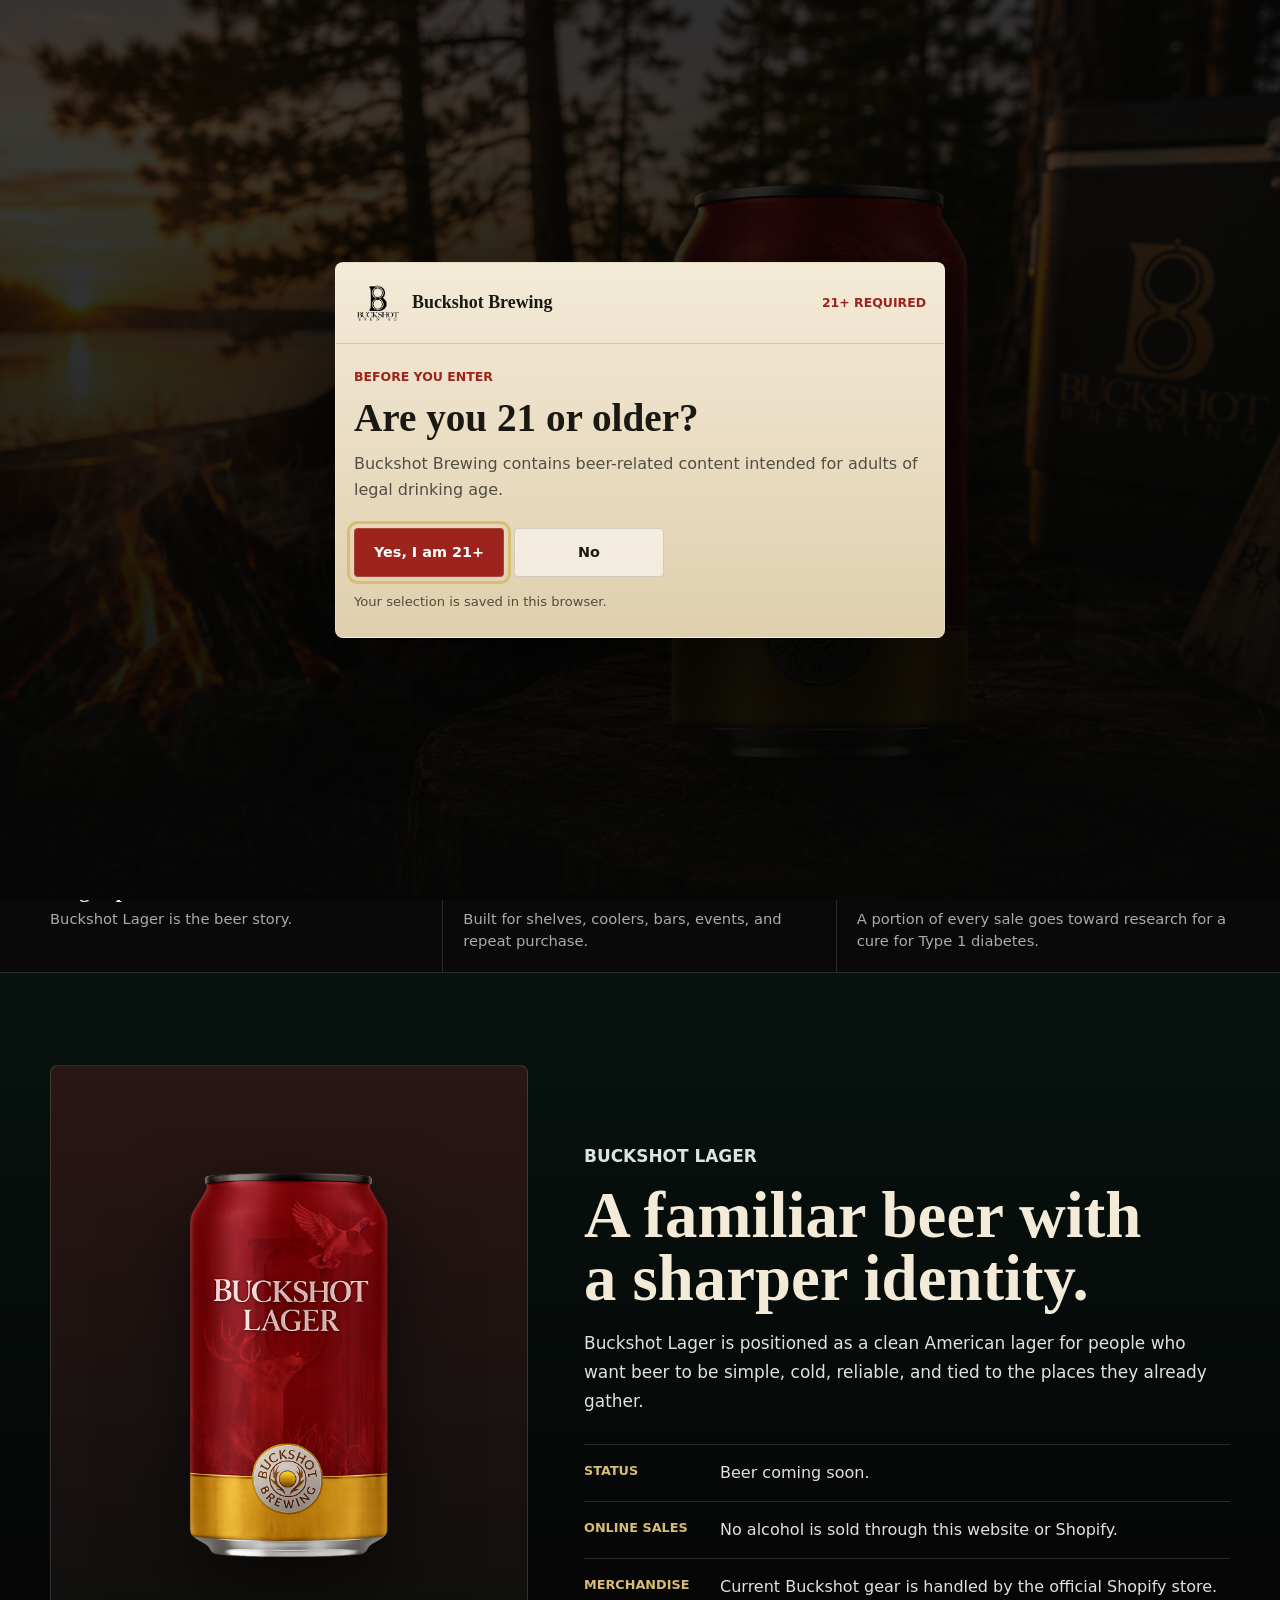
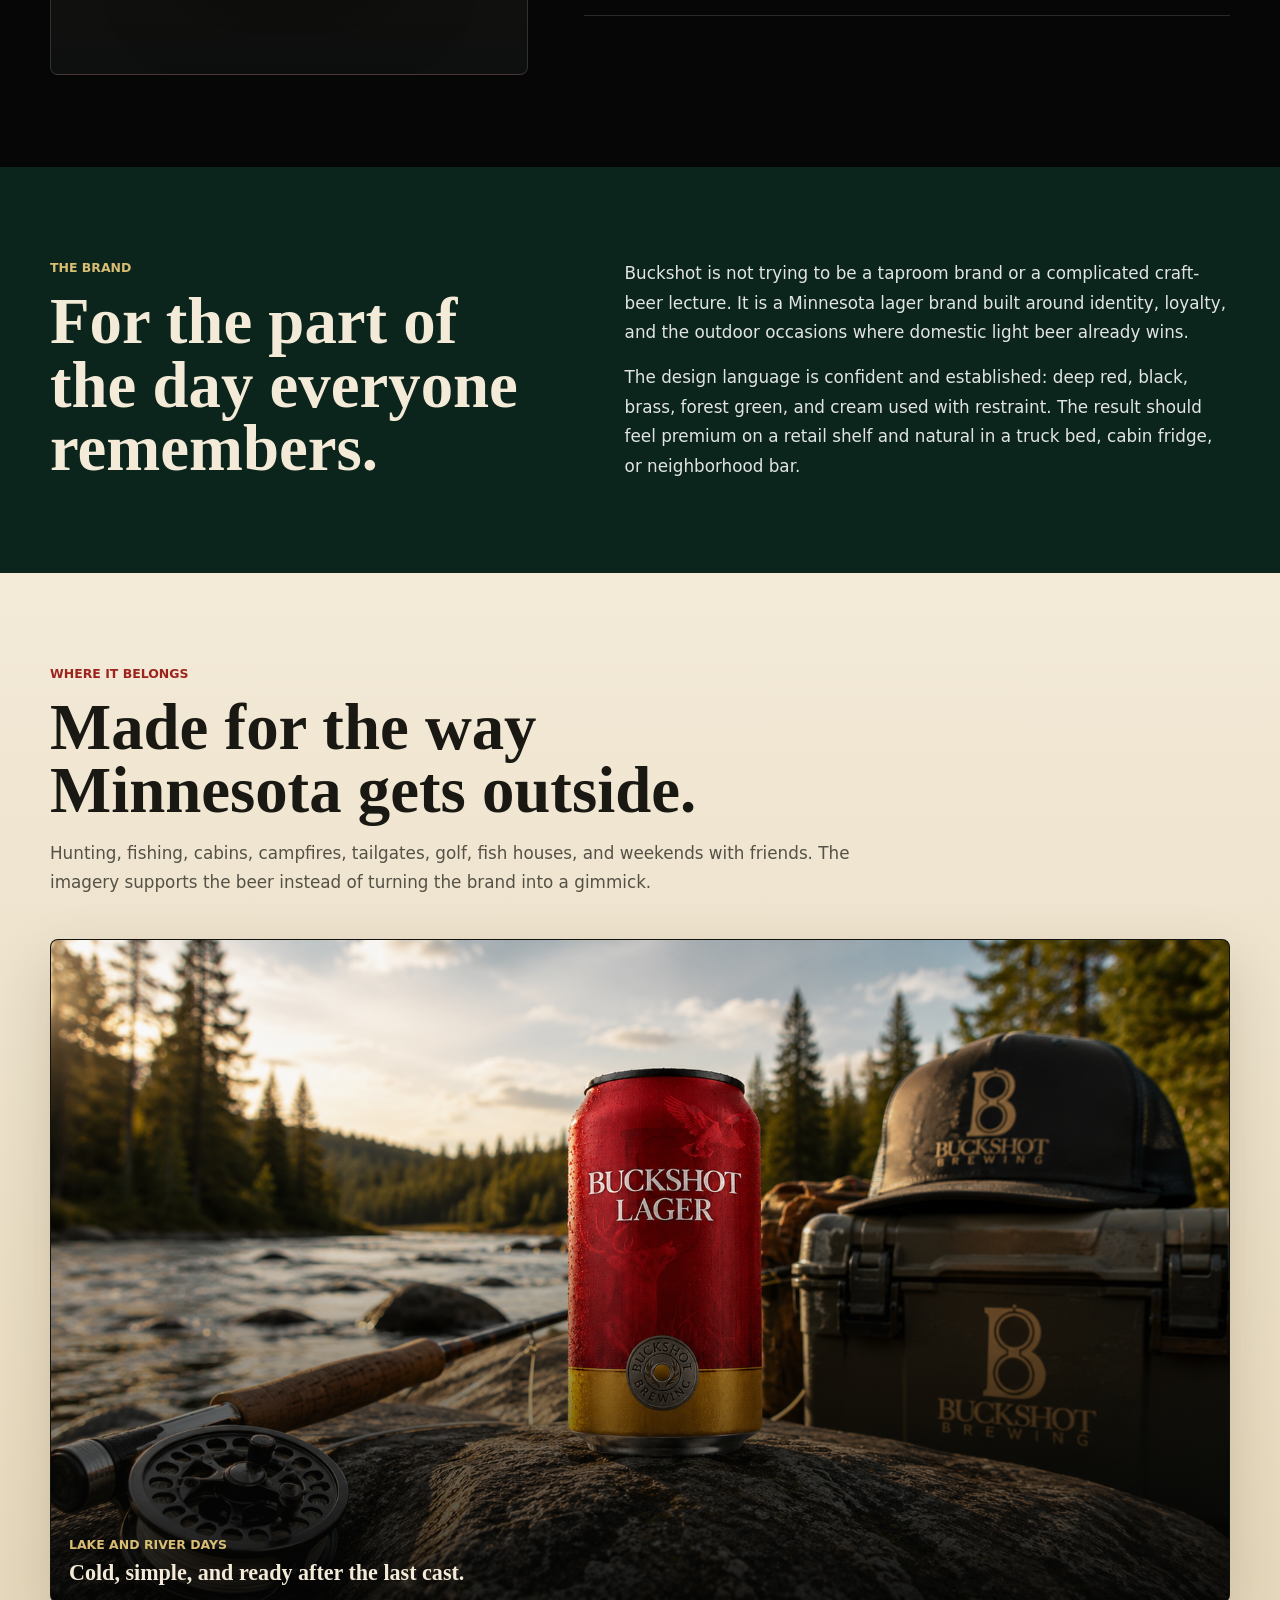
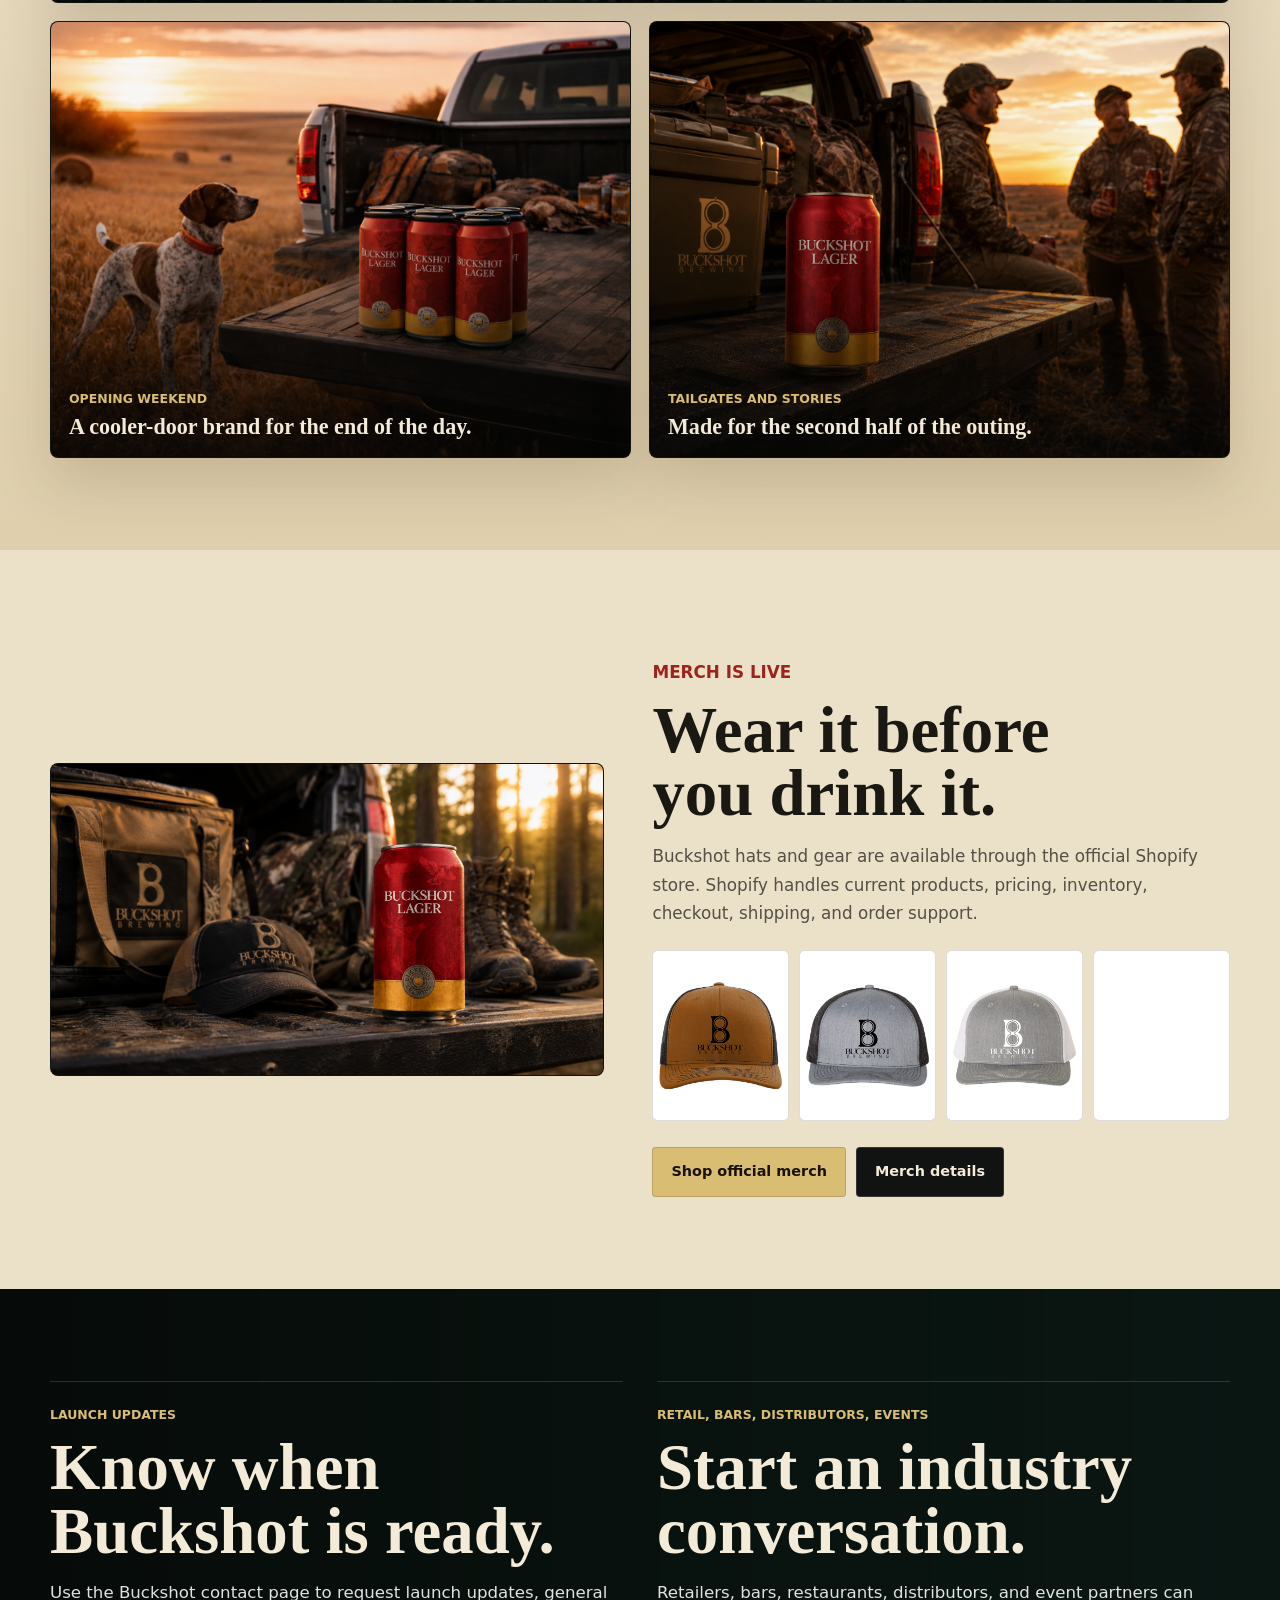
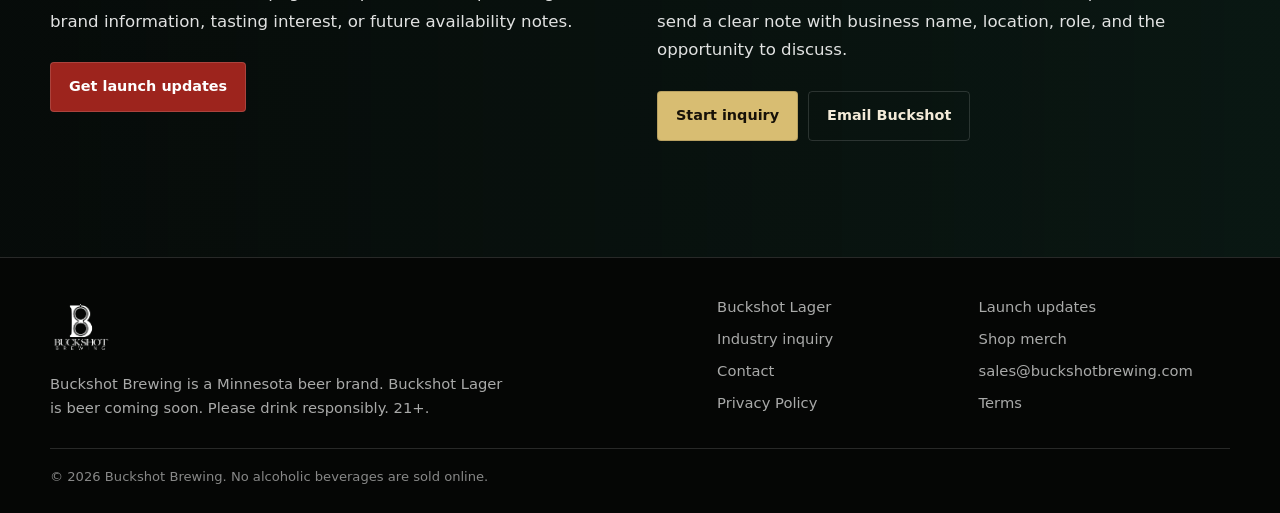
<file: index.html>
<!doctype html>
<html lang="en">
<head>
  <meta charset="utf-8">
  <meta name="viewport" content="width=device-width, initial-scale=1">
  <title>Buckshot Brewing | Buckshot Lager Coming Soon</title>
  <meta name="description" content="Buckshot Brewing is a Minnesota beer brand building Buckshot Lager, a clean American lager made for cabins, tailgates, fishing, hunting, golf, neighborhood bars, and long days outside. Beer coming soon. Merch available now.">
  <meta name="robots" content="index,follow">
  <meta name="theme-color" content="#050605">
  <link rel="canonical" href="https://www.buckshotbrewing.com/">
  <link rel="icon" href="assets/BB logo_FULL blk.png" type="image/png">
  <meta property="og:title" content="Buckshot Brewing | Buckshot Lager Coming Soon">
  <meta property="og:description" content="Clean American lager built for the outdoors. Beer coming soon. Merch available now.">
  <meta property="og:type" content="website">
  <meta property="og:url" content="https://www.buckshotbrewing.com/">
  <meta property="og:image" content="https://www.buckshotbrewing.com/assets/Buckshot%20Lager%20Campfire.png">
  <meta name="twitter:card" content="summary_large_image">
  <meta name="twitter:title" content="Buckshot Brewing | Buckshot Lager Coming Soon">
  <meta name="twitter:description" content="Clean American lager built for the outdoors. Beer coming soon. Merch available now.">
  <meta name="twitter:image" content="https://www.buckshotbrewing.com/assets/Buckshot%20Lager%20Campfire.png">
  <link rel="preload" as="image" href="assets/Buckshot Lager Campfire.png" imagesrcset="assets/Buckshot Lager Campfire.png 1672w" imagesizes="100vw">
  <script>document.documentElement.classList.add("js")</script>
  <link rel="stylesheet" href="styles.css?v=20260827b">
</head>

<body>
  <a class="skip-link" href="#main">Skip to content</a>

  <div class="age-gate" data-age-gate role="dialog" aria-modal="true" aria-labelledby="age-title" aria-describedby="age-description">
    <div class="age-panel" role="document">
      <div class="age-panel-top">
        <div class="age-brand">
          <img src="assets/BB logo_FULL blk.png" alt="" width="1080" height="1080">
          <strong>Buckshot Brewing</strong>
        </div>
        <span>21+ required</span>
      </div>
      <div class="age-panel-body">
        <p class="eyebrow">Before you enter</p>
        <h2 id="age-title">Are you 21 or older?</h2>
        <p id="age-description">Buckshot Brewing contains beer-related content intended for adults of legal drinking age.</p>
        <div class="age-actions">
          <button class="button button-red" type="button" data-age-yes>Yes, I am 21+</button>
          <button class="button button-quiet" type="button" data-age-no>No</button>
        </div>
        <p class="small-note">Your selection is saved in this browser.</p>
      </div>
    </div>
  </div>

  <div class="site-shell">
    <header class="site-header" data-site-header>
      <div class="wrap header-inner">
        <a class="brand" href="#top" aria-label="Buckshot Brewing home">
          <img src="assets/BB logo_FULL wht.png" alt="Buckshot Brewing" width="1080" height="1080">
          <span>Buckshot Brewing</span>
        </a>
        <button class="menu-toggle" type="button" data-menu-toggle aria-expanded="false" aria-controls="primary-nav" aria-label="Open menu">
          <span aria-hidden="true"></span>
          <span aria-hidden="true"></span>
          <span aria-hidden="true"></span>
        </button>
        <nav class="primary-nav" id="primary-nav" data-nav aria-label="Primary navigation">
          <a href="#lager">Lager</a>
          <a href="#outdoors">Outdoors</a>
          <a href="#merch">Merch</a>
          <a href="#updates">Updates</a>
          <a href="#industry">Industry</a>
          <a class="nav-action" href="https://buckshotbrewing.myshopify.com">Shop merch</a>
        </nav>
      </div>
    </header>

    <main id="main">
      <section class="hero" id="top" aria-labelledby="hero-title">
        <figure class="hero-scene reveal">
          <img src="assets/Buckshot Lager Campfire.png" alt="Buckshot Lager can by a lake campfire at sunset" width="1672" height="941" fetchpriority="high" decoding="async">
        </figure>
        <div class="wrap hero-grid">
          <div class="hero-copy reveal">
            <p class="eyebrow">Minnesota beer brand / Beer coming soon</p>
            <h1 id="hero-title">Clean American lager built for the outdoors.</h1>
            <p class="hero-lead">A Minnesota lager brand for domestic-light drinkers and the places cold beer already belongs: cabins, tailgates, fishing, hunting, golf, neighborhood bars, and campfires.</p>
            <div class="button-row">
              <a class="button button-red" href="https://buckshotbrewing.myshopify.com/pages/contact">Get launch updates</a>
              <a class="button button-brass" href="https://buckshotbrewing.myshopify.com">Shop merch</a>
              <a class="button button-ghost" href="#industry">Industry inquiries</a>
            </div>
            <p class="small-note">No alcoholic beverages are sold online. Merchandise only.</p>
          </div>
        </div>
      </section>

      <section class="signal-bar" aria-label="Buckshot brand position">
        <div class="wrap signal-grid">
          <div>
            <strong>Flagship focus</strong>
            <span>Buckshot Lager is the beer story.</span>
          </div>
          <div>
            <strong>Distribution-first</strong>
            <span>Built for shelves, coolers, bars, events, and repeat purchase.</span>
          </div>
          <div>
            <strong><svg aria-hidden="true" focusable="false" width="14" height="18" viewBox="0 0 14 18" style="display:inline-block;margin-right:7px;vertical-align:-3px"><path fill="#2d7eea" d="M6.8 1.2c2.7 2.3 3.4 5.2 2.2 8.3l3.3 7H9.1L7 11.8 4.9 16.5H1.7l3.3-7C3.8 6.4 4.1 3.5 6.8 1.2Z"/><path fill="#62a8ff" d="M7.2 1.2c-2.7 2.3-3.4 5.2-2.2 8.3l-3.3 7h3.2L7 11.8l2.1 4.7h3.2L9 9.5c1.2-3.1.9-6-1.8-8.3Z" opacity=".82"/></svg>Mission Oriented</strong>
            <span>A portion of every sale goes toward research for a cure for Type 1 diabetes.</span>
          </div>
        </div>
      </section>

      <section class="section section-product" id="lager" aria-labelledby="lager-title">
        <div class="wrap product-grid">
          <div class="product-can reveal">
            <img src="assets/Buckshot-Lager.png" alt="Buckshot Lager can concept artwork" width="1024" height="1536" decoding="async">
          </div>
          <div class="product-copy reveal">
            <p class="eyebrow">Buckshot Lager</p>
            <h2 id="lager-title">A familiar beer with a sharper identity.</h2>
            <p>Buckshot Lager is positioned as a clean American lager for people who want beer to be simple, cold, reliable, and tied to the places they already gather.</p>
            <dl class="fact-list">
              <div>
                <dt>Status</dt>
                <dd>Beer coming soon.</dd>
              </div>
              <div>
                <dt>Online sales</dt>
                <dd>No alcohol is sold through this website or Shopify.</dd>
              </div>
              <div>
                <dt>Merchandise</dt>
                <dd>Current Buckshot gear is handled by the official Shopify store.</dd>
              </div>
            </dl>
          </div>
        </div>
      </section>

      <section class="section section-story" aria-labelledby="story-title">
        <div class="wrap story-grid">
          <div class="story-copy reveal">
            <p class="eyebrow">The brand</p>
            <h2 id="story-title">For the part of the day everyone remembers.</h2>
          </div>
          <div class="story-text reveal">
            <p>Buckshot is not trying to be a taproom brand or a complicated craft-beer lecture. It is a Minnesota lager brand built around identity, loyalty, and the outdoor occasions where domestic light beer already wins.</p>
            <p>The design language is confident and established: deep red, black, brass, forest green, and cream used with restraint. The result should feel premium on a retail shelf and natural in a truck bed, cabin fridge, or neighborhood bar.</p>
          </div>
        </div>
      </section>

      <section class="section section-outdoors" id="outdoors" aria-labelledby="outdoors-title">
        <div class="wrap">
          <div class="section-heading reveal">
            <p class="eyebrow">Where it belongs</p>
            <h2 id="outdoors-title">Made for the way Minnesota gets outside.</h2>
            <p>Hunting, fishing, cabins, campfires, tailgates, golf, fish houses, and weekends with friends. The imagery supports the beer instead of turning the brand into a gimmick.</p>
          </div>

          <div class="editorial-grid">
            <figure class="editorial-item editorial-large reveal">
              <img src="assets/Buckshot Lager Fishing.png" alt="Buckshot Lager can with fishing gear near moving water" width="1672" height="941" loading="lazy" decoding="async">
              <figcaption>
                <span>Lake and river days</span>
                <strong>Cold, simple, and ready after the last cast.</strong>
              </figcaption>
            </figure>
            <figure class="editorial-item reveal">
              <img src="assets/Hunting-Field-Dog-Lager.png" alt="Buckshot Lager cans on a field tailgate at sunset" width="1536" height="1024" loading="lazy" decoding="async">
              <figcaption>
                <span>Opening weekend</span>
                <strong>A cooler-door brand for the end of the day.</strong>
              </figcaption>
            </figure>
            <figure class="editorial-item reveal">
              <img src="assets/Tailgate After Hunt.png" alt="Buckshot Lager can on a truck tailgate with adults gathered in the distance" width="1448" height="1086" loading="lazy" decoding="async">
              <figcaption>
                <span>Tailgates and stories</span>
                <strong>Made for the second half of the outing.</strong>
              </figcaption>
            </figure>
          </div>
        </div>
      </section>

      <section class="section section-merch" id="merch" aria-labelledby="merch-title">
        <div class="wrap merch-grid">
          <figure class="merch-photo reveal">
            <img src="assets/Buckshot Lager Tailgate.png" alt="Buckshot Lager can and Buckshot merch on a truck tailgate" width="1672" height="941" loading="lazy" decoding="async">
          </figure>
          <div class="merch-copy reveal">
            <p class="eyebrow">Merch is live</p>
            <h2 id="merch-title">Wear it before you drink it.</h2>
            <p>Buckshot hats and gear are available through the official Shopify store. Shopify handles current products, pricing, inventory, checkout, shipping, and order support.</p>
            <div class="hat-grid" aria-label="Buckshot hat styles">
              <img src="assets/Caramel Hat.png" alt="Buckshot caramel and black hat" width="1000" height="1250" loading="lazy" decoding="async">
              <img src="assets/Heather Gray Black Hat.png" alt="Buckshot heather gray and black hat" width="1000" height="1250" loading="lazy" decoding="async">
              <img src="assets/Heather Gray Hat.png" alt="Buckshot heather gray and white hat" width="1000" height="1250" loading="lazy" decoding="async">
              <img src="assets/Buckshot Orange Hat.png" alt="Buckshot hunter orange hat" width="1000" height="1250" loading="lazy" decoding="async">
            </div>
            <div class="button-row">
              <a class="button button-brass" href="https://buckshotbrewing.myshopify.com">Shop official merch</a>
              <a class="button button-dark" href="shop.html">Merch details</a>
            </div>
          </div>
        </div>
      </section>

      <section class="section section-contact" id="updates" aria-labelledby="updates-title">
        <div class="wrap contact-grid">
          <div class="contact-copy reveal">
            <p class="eyebrow">Launch updates</p>
            <h2 id="updates-title">Know when Buckshot is ready.</h2>
            <p>Use the Buckshot contact page to request launch updates, general brand information, tasting interest, or future availability notes.</p>
            <a class="button button-red" href="https://buckshotbrewing.myshopify.com/pages/contact">Get launch updates</a>
          </div>
          <div class="contact-copy reveal" id="industry">
            <p class="eyebrow">Retail, bars, distributors, events</p>
            <h2>Start an industry conversation.</h2>
            <p>Retailers, bars, restaurants, distributors, and event partners can send a clear note with business name, location, role, and the opportunity to discuss.</p>
            <div class="button-row">
              <a class="button button-brass" href="https://buckshotbrewing.myshopify.com/pages/contact">Start inquiry</a>
              <a class="button button-ghost" href="mailto:sales@buckshotbrewing.com?subject=Buckshot%20Industry%20Inquiry">Email Buckshot</a>
            </div>
          </div>
        </div>
      </section>
    </main>

    <footer class="site-footer">
      <div class="wrap footer-grid">
        <div>
          <img class="footer-logo" src="assets/BB logo_FULL wht.png" alt="Buckshot Brewing" width="1080" height="1080" loading="lazy" decoding="async">
          <p>Buckshot Brewing is a Minnesota beer brand. Buckshot Lager is beer coming soon. Please drink responsibly. 21+.</p>
        </div>
        <nav class="footer-links" aria-label="Footer navigation">
          <a href="#lager">Buckshot Lager</a>
          <a href="#updates">Launch updates</a>
          <a href="#industry">Industry inquiry</a>
          <a href="https://buckshotbrewing.myshopify.com">Shop merch</a>
          <a href="https://buckshotbrewing.myshopify.com/pages/contact">Contact</a>
          <a href="mailto:sales@buckshotbrewing.com?subject=Buckshot%20Brewing%20Inquiry">sales@buckshotbrewing.com</a>
          <a href="privacy.html">Privacy Policy</a>
          <a href="terms.html">Terms</a>
        </nav>
      </div>
      <div class="wrap footer-bottom">&copy; <span data-year></span> Buckshot Brewing. No alcoholic beverages are sold online.</div>
    </footer>
  </div>

  <script src="site.js?v=20260827b" defer></script>
</body>
</html>
</file>
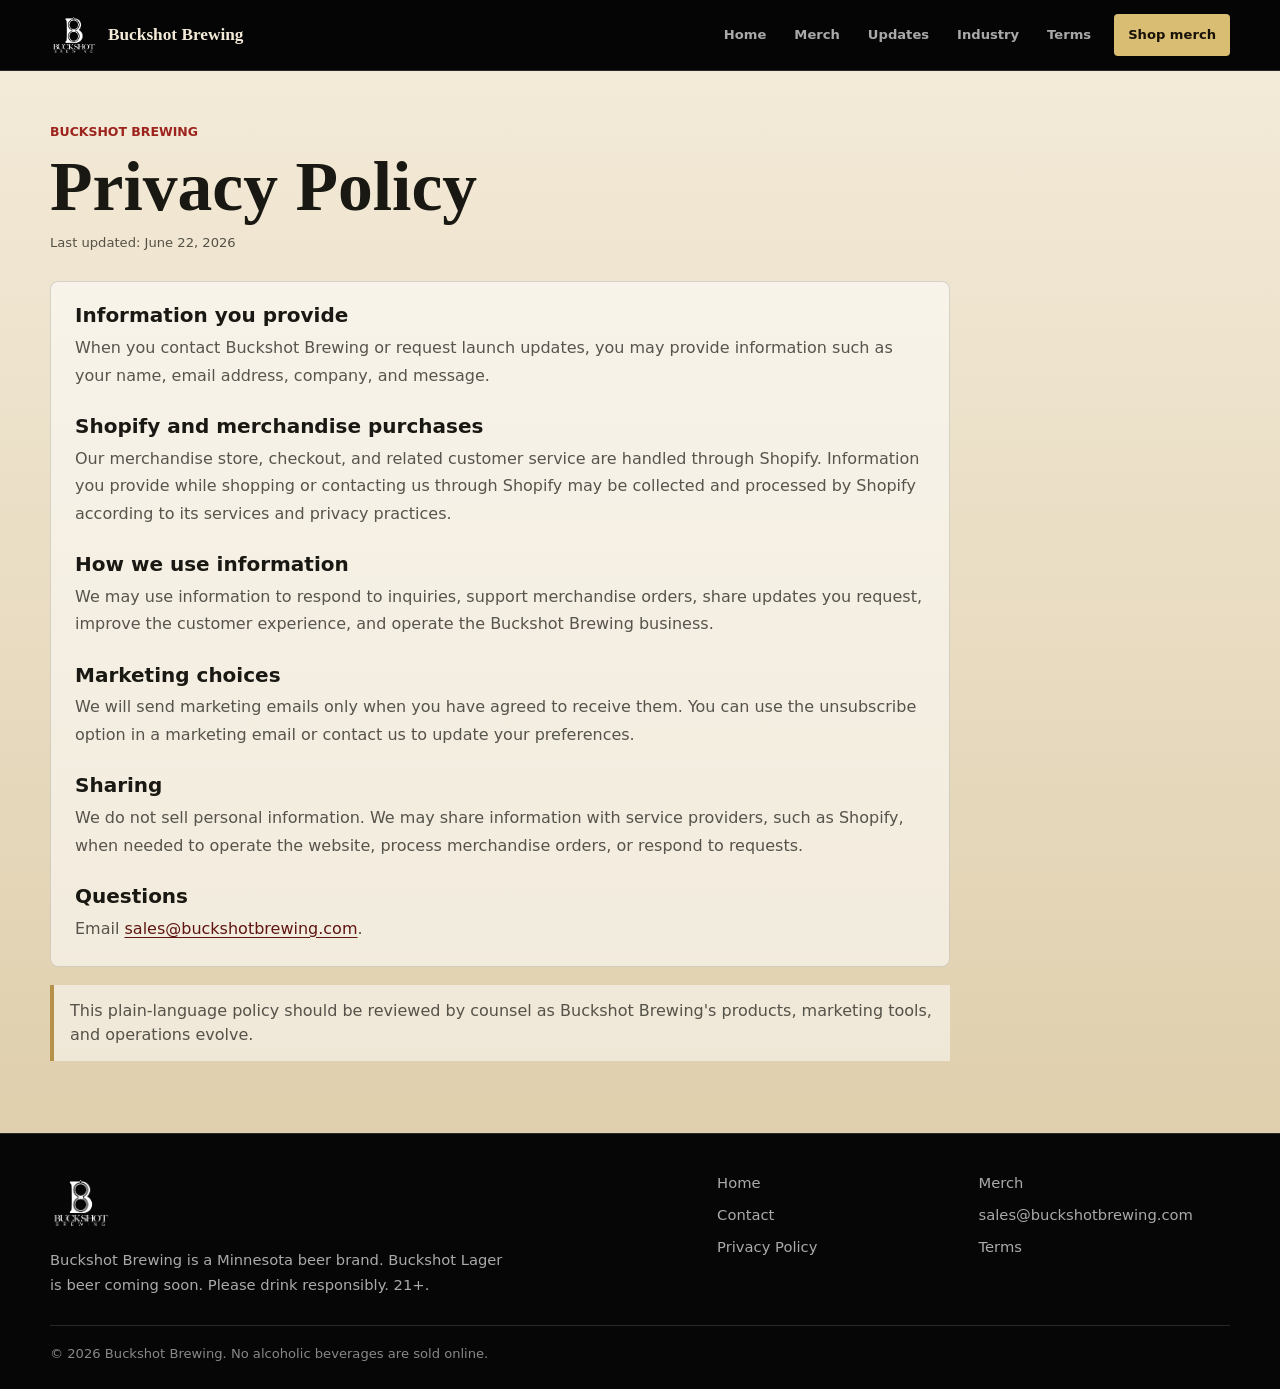
<file: privacy.html>
<!doctype html>
<html lang="en">
<head>
  <meta charset="utf-8">
  <meta name="viewport" content="width=device-width, initial-scale=1">
  <title>Privacy Policy | Buckshot Brewing</title>
  <meta name="description" content="Privacy policy for Buckshot Brewing website, Shopify merchandise store, contact requests, and launch updates.">
  <meta name="robots" content="index,follow">
  <meta name="theme-color" content="#050605">
  <link rel="canonical" href="https://www.buckshotbrewing.com/privacy.html">
  <link rel="icon" href="assets/BB logo_FULL blk.png" type="image/png">
  <script>document.documentElement.classList.add("js")</script>
  <link rel="stylesheet" href="styles.css?v=20260827b">
</head>

<body>
  <a class="skip-link" href="#main">Skip to content</a>

  <div class="site-shell">
    <header class="site-header">
      <div class="wrap header-inner">
        <a class="brand" href="index.html" aria-label="Buckshot Brewing home">
          <img src="assets/BB logo_FULL wht.png" alt="Buckshot Brewing" width="1080" height="1080">
          <span>Buckshot Brewing</span>
        </a>
        <button class="menu-toggle" type="button" data-menu-toggle aria-expanded="false" aria-controls="primary-nav" aria-label="Open menu">
          <span aria-hidden="true"></span>
          <span aria-hidden="true"></span>
          <span aria-hidden="true"></span>
        </button>
        <nav class="primary-nav" id="primary-nav" data-nav aria-label="Legal navigation">
          <a href="index.html">Home</a>
          <a href="shop.html">Merch</a>
          <a href="index.html#updates">Updates</a>
          <a href="index.html#industry">Industry</a>
          <a href="terms.html">Terms</a>
          <a class="nav-action" href="https://buckshotbrewing.myshopify.com">Shop merch</a>
        </nav>
      </div>
    </header>

    <main class="legal-main" id="main">
      <section class="legal-hero">
        <div class="wrap">
          <p class="eyebrow">Buckshot Brewing</p>
          <h1>Privacy Policy</h1>
          <p class="small-note">Last updated: June 22, 2026</p>
        </div>
      </section>

      <section class="legal-content">
        <div class="wrap">
          <article class="legal-card">
            <h2>Information you provide</h2>
            <p>When you contact Buckshot Brewing or request launch updates, you may provide information such as your name, email address, company, and message.</p>

            <h2>Shopify and merchandise purchases</h2>
            <p>Our merchandise store, checkout, and related customer service are handled through Shopify. Information you provide while shopping or contacting us through Shopify may be collected and processed by Shopify according to its services and privacy practices.</p>

            <h2>How we use information</h2>
            <p>We may use information to respond to inquiries, support merchandise orders, share updates you request, improve the customer experience, and operate the Buckshot Brewing business.</p>

            <h2>Marketing choices</h2>
            <p>We will send marketing emails only when you have agreed to receive them. You can use the unsubscribe option in a marketing email or contact us to update your preferences.</p>

            <h2>Sharing</h2>
            <p>We do not sell personal information. We may share information with service providers, such as Shopify, when needed to operate the website, process merchandise orders, or respond to requests.</p>

            <h2>Questions</h2>
            <p>Email <a href="mailto:sales@buckshotbrewing.com?subject=Privacy%20Policy%20Question">sales@buckshotbrewing.com</a>.</p>
          </article>

          <div class="review-note">This plain-language policy should be reviewed by counsel as Buckshot Brewing's products, marketing tools, and operations evolve.</div>
        </div>
      </section>
    </main>

    <footer class="site-footer">
      <div class="wrap footer-grid">
        <div>
          <img class="footer-logo" src="assets/BB logo_FULL wht.png" alt="Buckshot Brewing" width="1080" height="1080" loading="lazy" decoding="async">
          <p>Buckshot Brewing is a Minnesota beer brand. Buckshot Lager is beer coming soon. Please drink responsibly. 21+.</p>
        </div>
        <nav class="footer-links" aria-label="Footer navigation">
          <a href="index.html">Home</a>
          <a href="shop.html">Merch</a>
          <a href="https://buckshotbrewing.myshopify.com/pages/contact">Contact</a>
          <a href="mailto:sales@buckshotbrewing.com?subject=Buckshot%20Brewing%20Inquiry">sales@buckshotbrewing.com</a>
          <a href="privacy.html">Privacy Policy</a>
          <a href="terms.html">Terms</a>
        </nav>
      </div>
      <div class="wrap footer-bottom">&copy; <span data-year></span> Buckshot Brewing. No alcoholic beverages are sold online.</div>
    </footer>
  </div>

  <script src="site.js?v=20260827b" defer></script>
</body>
</html>
</file>
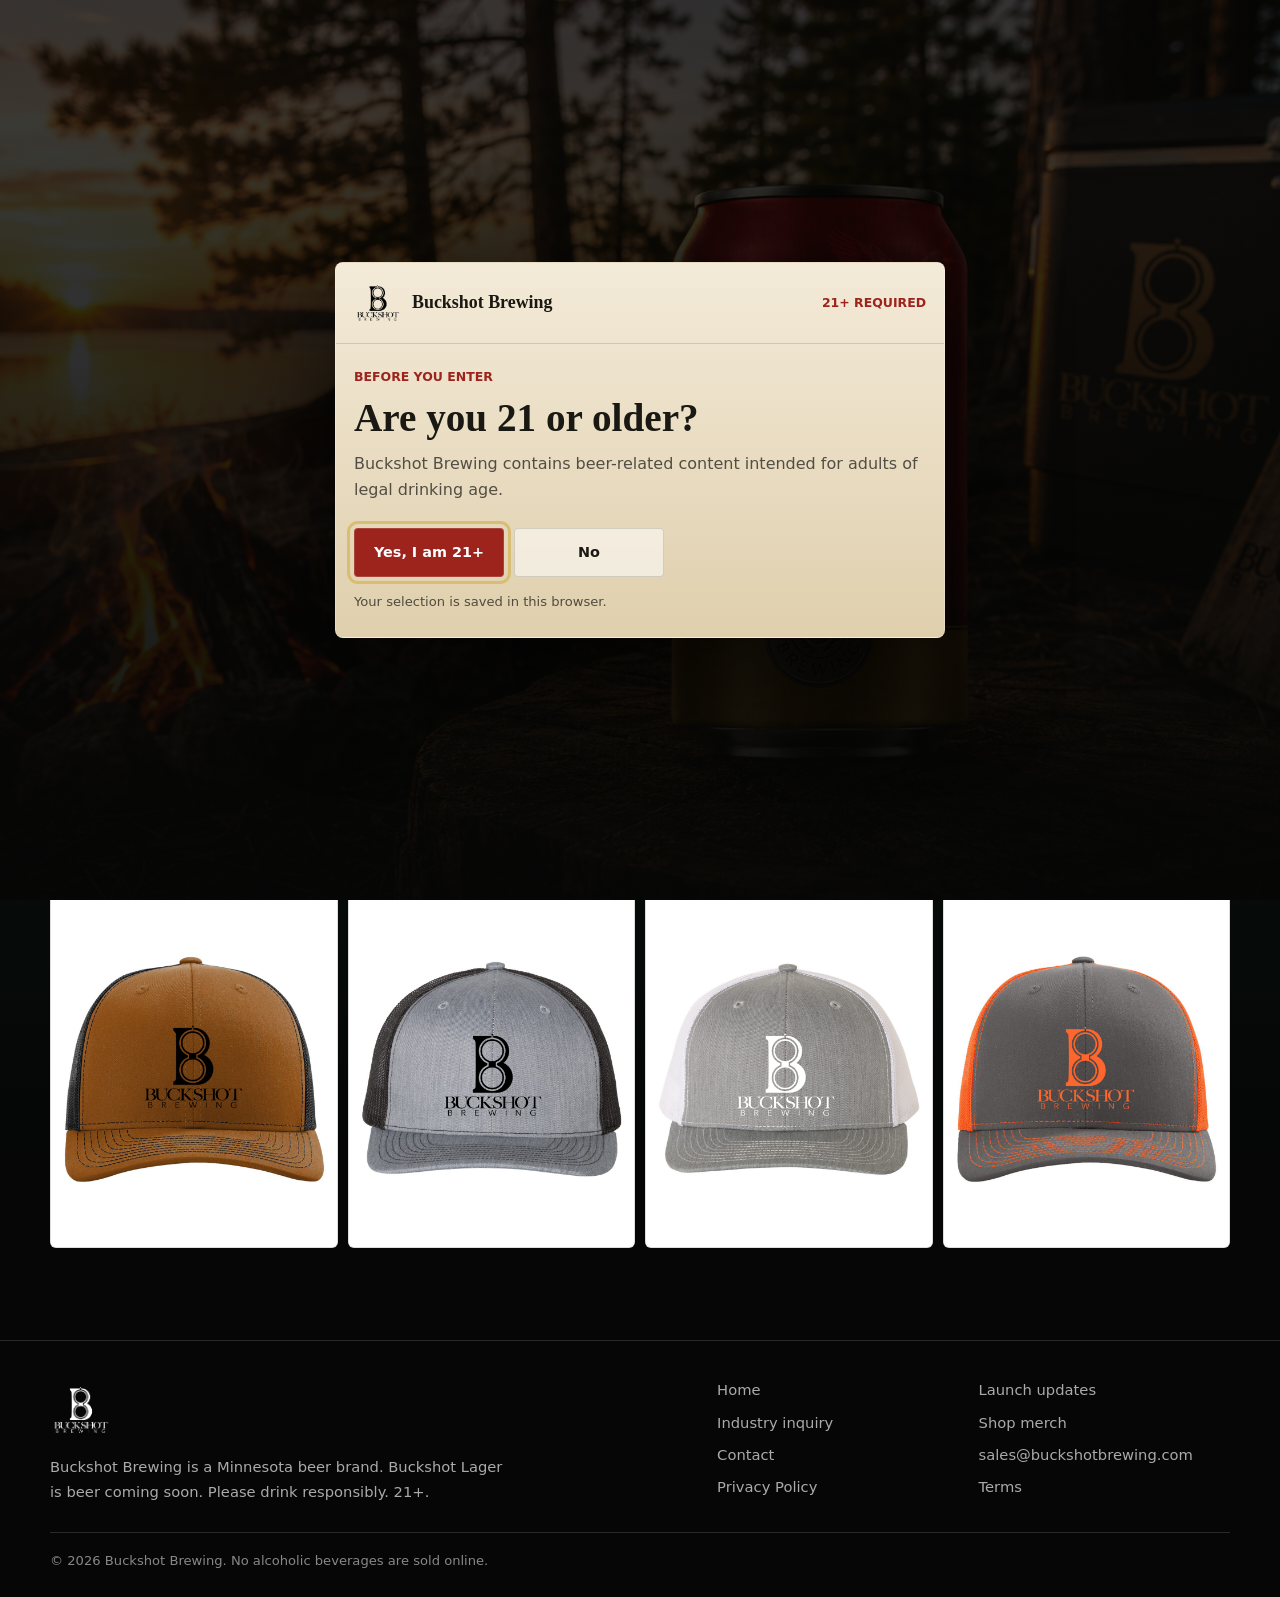
<file: shop.html>
<!doctype html>
<html lang="en">
<head>
  <meta charset="utf-8">
  <meta name="viewport" content="width=device-width, initial-scale=1">
  <title>Buckshot Merch | Buckshot Brewing</title>
  <meta name="description" content="Shop Buckshot Brewing hats and merch through the official Shopify store. Buckshot Lager is beer coming soon and no alcoholic beverages are sold online.">
  <meta name="robots" content="index,follow">
  <meta name="theme-color" content="#050605">
  <link rel="canonical" href="https://www.buckshotbrewing.com/shop.html">
  <link rel="icon" href="assets/BB logo_FULL blk.png" type="image/png">
  <meta property="og:title" content="Buckshot Merch | Buckshot Brewing">
  <meta property="og:description" content="Buckshot merch is available through Shopify. Buckshot Lager is beer coming soon.">
  <meta property="og:type" content="website">
  <meta property="og:url" content="https://www.buckshotbrewing.com/shop.html">
  <meta property="og:image" content="https://www.buckshotbrewing.com/assets/Buckshot%20Lager%20Tailgate.png">
  <meta name="twitter:card" content="summary_large_image">
  <meta name="twitter:title" content="Buckshot Merch | Buckshot Brewing">
  <meta name="twitter:description" content="Shop Buckshot hats and merch through the official Shopify store.">
  <meta name="twitter:image" content="https://www.buckshotbrewing.com/assets/Buckshot%20Lager%20Tailgate.png">
  <script>document.documentElement.classList.add("js")</script>
  <link rel="stylesheet" href="styles.css?v=20260827b">
</head>

<body>
  <a class="skip-link" href="#main">Skip to content</a>

  <div class="age-gate" data-age-gate role="dialog" aria-modal="true" aria-labelledby="age-title" aria-describedby="age-description">
    <div class="age-panel" role="document">
      <div class="age-panel-top">
        <div class="age-brand">
          <img src="assets/BB logo_FULL blk.png" alt="" width="1080" height="1080">
          <strong>Buckshot Brewing</strong>
        </div>
        <span>21+ required</span>
      </div>
      <div class="age-panel-body">
        <p class="eyebrow">Before you enter</p>
        <h2 id="age-title">Are you 21 or older?</h2>
        <p id="age-description">Buckshot Brewing contains beer-related content intended for adults of legal drinking age.</p>
        <div class="age-actions">
          <button class="button button-red" type="button" data-age-yes>Yes, I am 21+</button>
          <button class="button button-quiet" type="button" data-age-no>No</button>
        </div>
        <p class="small-note">Your selection is saved in this browser.</p>
      </div>
    </div>
  </div>

  <div class="site-shell">
    <header class="site-header">
      <div class="wrap header-inner">
        <a class="brand" href="index.html" aria-label="Buckshot Brewing home">
          <img src="assets/BB logo_FULL wht.png" alt="Buckshot Brewing" width="1080" height="1080">
          <span>Buckshot Brewing</span>
        </a>
        <button class="menu-toggle" type="button" data-menu-toggle aria-expanded="false" aria-controls="primary-nav" aria-label="Open menu">
          <span aria-hidden="true"></span>
          <span aria-hidden="true"></span>
          <span aria-hidden="true"></span>
        </button>
        <nav class="primary-nav" id="primary-nav" data-nav aria-label="Shop navigation">
          <a href="index.html">Home</a>
          <a href="index.html#lager">Lager</a>
          <a href="index.html#outdoors">Outdoors</a>
          <a href="index.html#updates">Updates</a>
          <a href="index.html#industry">Industry</a>
          <a class="nav-action" href="https://buckshotbrewing.myshopify.com">Official store</a>
        </nav>
      </div>
    </header>

    <main id="main">
      <section class="shop-hero">
        <div class="wrap shop-grid">
          <div class="reveal">
            <p class="eyebrow">Buckshot merch</p>
            <h1>Gear for the places Buckshot belongs.</h1>
            <p>Buckshot hats and merch are available through the official Shopify store. Product details, pricing, inventory, shipping, returns, and checkout all live there.</p>
            <div class="button-row">
              <a class="button button-brass" href="https://buckshotbrewing.myshopify.com">Shop merch</a>
              <a class="button button-ghost" href="index.html#lager">Explore Lager</a>
            </div>
            <p class="small-note">Buckshot Lager is beer coming soon. No alcoholic beverages are sold online.</p>
          </div>
          <figure class="shop-photo reveal">
            <img src="assets/Buckshot Lager Tailgate.png" alt="Buckshot Lager can and Buckshot merch on a truck tailgate" width="1672" height="941" fetchpriority="high" decoding="async">
          </figure>
        </div>
      </section>

      <section class="section section-product">
        <div class="wrap">
          <div class="shop-panels">
            <article class="shop-panel reveal">
              <p class="eyebrow">Merch available now</p>
              <h2>Shopify handles the store.</h2>
              <p>Browse current Buckshot hats and gear in Shopify so this site never shows stale pricing or inventory.</p>
              <div class="button-row">
                <a class="button button-red" href="https://buckshotbrewing.myshopify.com">Continue to Shopify</a>
              </div>
            </article>
            <article class="shop-panel reveal">
              <p class="eyebrow">Beer coming soon</p>
              <h2>The beer is not for sale online.</h2>
              <p>Buckshot Lager is not available for purchase through this site or the linked Shopify store.</p>
              <div class="button-row">
                <a class="button button-ghost" href="https://buckshotbrewing.myshopify.com/pages/contact">Request launch updates</a>
              </div>
            </article>
          </div>

          <div class="hat-grid" aria-label="Buckshot hat styles">
            <img src="assets/Caramel Hat.png" alt="Buckshot caramel and black hat" width="1000" height="1250" loading="lazy" decoding="async">
            <img src="assets/Heather Gray Black Hat.png" alt="Buckshot heather gray and black hat" width="1000" height="1250" loading="lazy" decoding="async">
            <img src="assets/Heather Gray Hat.png" alt="Buckshot heather gray and white hat" width="1000" height="1250" loading="lazy" decoding="async">
            <img src="assets/Buckshot Orange Hat.png" alt="Buckshot hunter orange hat" width="1000" height="1250" loading="lazy" decoding="async">
          </div>
        </div>
      </section>
    </main>

    <footer class="site-footer">
      <div class="wrap footer-grid">
        <div>
          <img class="footer-logo" src="assets/BB logo_FULL wht.png" alt="Buckshot Brewing" width="1080" height="1080" loading="lazy" decoding="async">
          <p>Buckshot Brewing is a Minnesota beer brand. Buckshot Lager is beer coming soon. Please drink responsibly. 21+.</p>
        </div>
        <nav class="footer-links" aria-label="Footer navigation">
          <a href="index.html">Home</a>
          <a href="index.html#updates">Launch updates</a>
          <a href="index.html#industry">Industry inquiry</a>
          <a href="https://buckshotbrewing.myshopify.com">Shop merch</a>
          <a href="https://buckshotbrewing.myshopify.com/pages/contact">Contact</a>
          <a href="mailto:sales@buckshotbrewing.com?subject=Buckshot%20Brewing%20Inquiry">sales@buckshotbrewing.com</a>
          <a href="privacy.html">Privacy Policy</a>
          <a href="terms.html">Terms</a>
        </nav>
      </div>
      <div class="wrap footer-bottom">&copy; <span data-year></span> Buckshot Brewing. No alcoholic beverages are sold online.</div>
    </footer>
  </div>

  <script src="site.js?v=20260827b" defer></script>
</body>
</html>
</file>
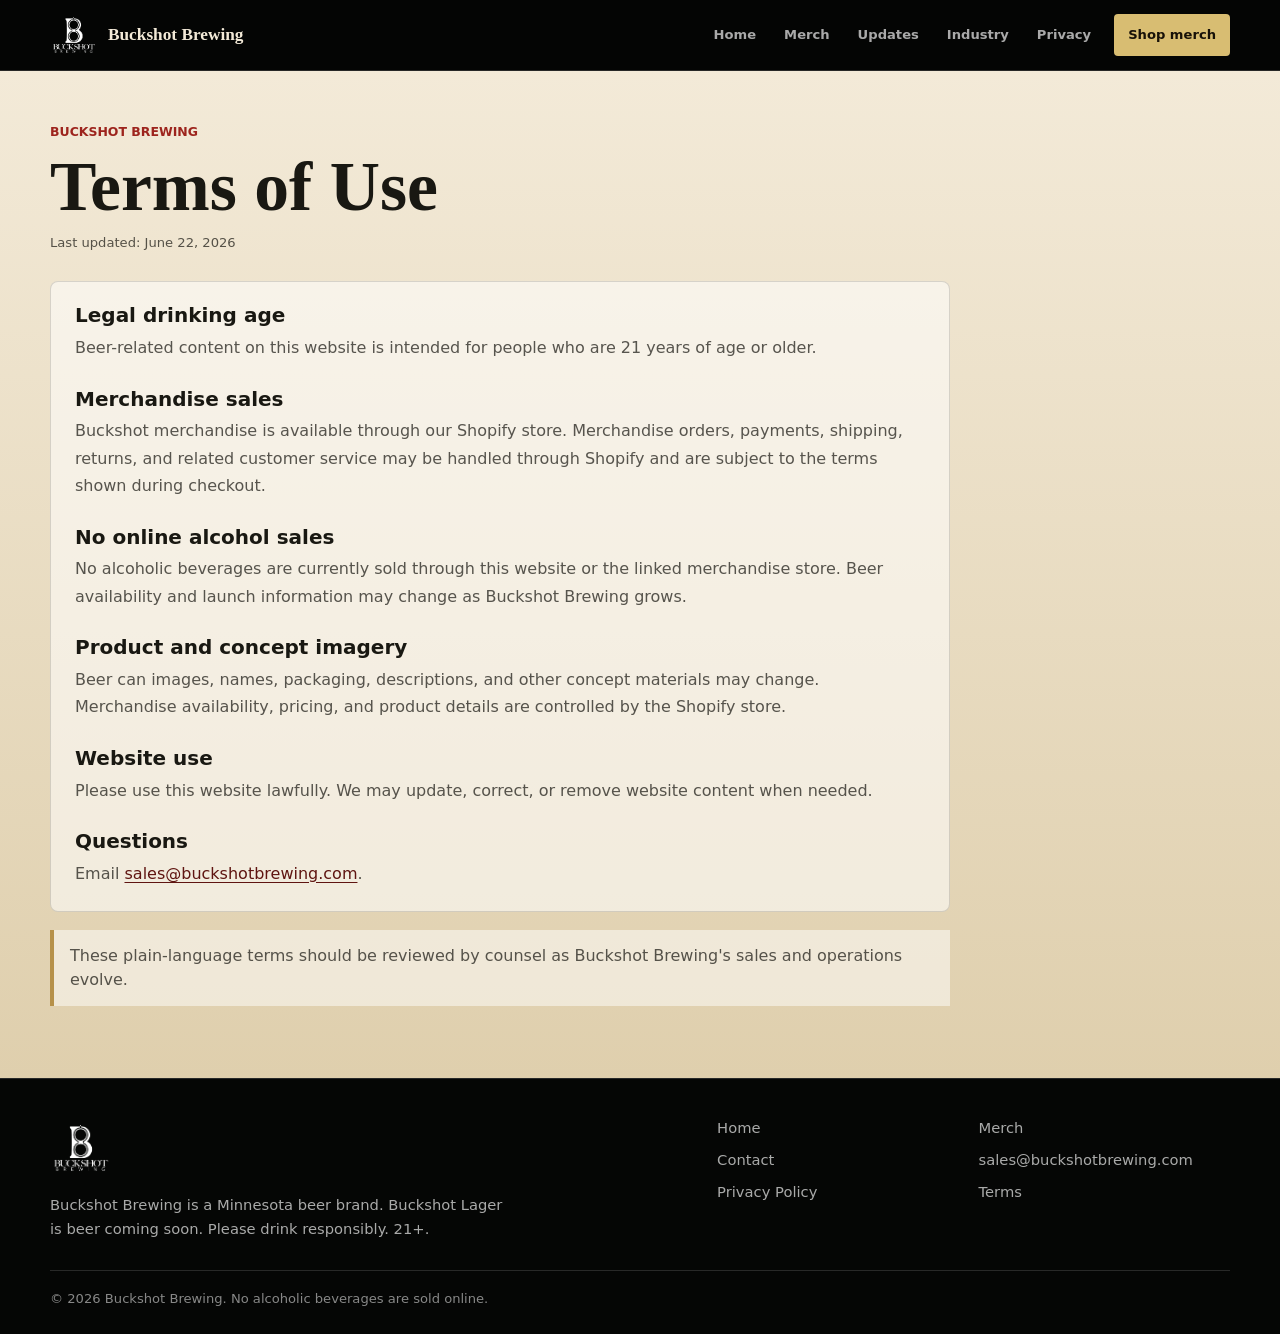
<file: terms.html>
<!doctype html>
<html lang="en">
<head>
  <meta charset="utf-8">
  <meta name="viewport" content="width=device-width, initial-scale=1">
  <title>Terms of Use | Buckshot Brewing</title>
  <meta name="description" content="Terms of use for Buckshot Brewing website, Shopify merchandise sales, age-restricted beer content, and no online alcohol sales.">
  <meta name="robots" content="index,follow">
  <meta name="theme-color" content="#050605">
  <link rel="canonical" href="https://www.buckshotbrewing.com/terms.html">
  <link rel="icon" href="assets/BB logo_FULL blk.png" type="image/png">
  <script>document.documentElement.classList.add("js")</script>
  <link rel="stylesheet" href="styles.css?v=20260827b">
</head>

<body>
  <a class="skip-link" href="#main">Skip to content</a>

  <div class="site-shell">
    <header class="site-header">
      <div class="wrap header-inner">
        <a class="brand" href="index.html" aria-label="Buckshot Brewing home">
          <img src="assets/BB logo_FULL wht.png" alt="Buckshot Brewing" width="1080" height="1080">
          <span>Buckshot Brewing</span>
        </a>
        <button class="menu-toggle" type="button" data-menu-toggle aria-expanded="false" aria-controls="primary-nav" aria-label="Open menu">
          <span aria-hidden="true"></span>
          <span aria-hidden="true"></span>
          <span aria-hidden="true"></span>
        </button>
        <nav class="primary-nav" id="primary-nav" data-nav aria-label="Legal navigation">
          <a href="index.html">Home</a>
          <a href="shop.html">Merch</a>
          <a href="index.html#updates">Updates</a>
          <a href="index.html#industry">Industry</a>
          <a href="privacy.html">Privacy</a>
          <a class="nav-action" href="https://buckshotbrewing.myshopify.com">Shop merch</a>
        </nav>
      </div>
    </header>

    <main class="legal-main" id="main">
      <section class="legal-hero">
        <div class="wrap">
          <p class="eyebrow">Buckshot Brewing</p>
          <h1>Terms of Use</h1>
          <p class="small-note">Last updated: June 22, 2026</p>
        </div>
      </section>

      <section class="legal-content">
        <div class="wrap">
          <article class="legal-card">
            <h2>Legal drinking age</h2>
            <p>Beer-related content on this website is intended for people who are 21 years of age or older.</p>

            <h2>Merchandise sales</h2>
            <p>Buckshot merchandise is available through our Shopify store. Merchandise orders, payments, shipping, returns, and related customer service may be handled through Shopify and are subject to the terms shown during checkout.</p>

            <h2>No online alcohol sales</h2>
            <p>No alcoholic beverages are currently sold through this website or the linked merchandise store. Beer availability and launch information may change as Buckshot Brewing grows.</p>

            <h2>Product and concept imagery</h2>
            <p>Beer can images, names, packaging, descriptions, and other concept materials may change. Merchandise availability, pricing, and product details are controlled by the Shopify store.</p>

            <h2>Website use</h2>
            <p>Please use this website lawfully. We may update, correct, or remove website content when needed.</p>

            <h2>Questions</h2>
            <p>Email <a href="mailto:sales@buckshotbrewing.com?subject=Website%20Terms%20Question">sales@buckshotbrewing.com</a>.</p>
          </article>

          <div class="review-note">These plain-language terms should be reviewed by counsel as Buckshot Brewing's sales and operations evolve.</div>
        </div>
      </section>
    </main>

    <footer class="site-footer">
      <div class="wrap footer-grid">
        <div>
          <img class="footer-logo" src="assets/BB logo_FULL wht.png" alt="Buckshot Brewing" width="1080" height="1080" loading="lazy" decoding="async">
          <p>Buckshot Brewing is a Minnesota beer brand. Buckshot Lager is beer coming soon. Please drink responsibly. 21+.</p>
        </div>
        <nav class="footer-links" aria-label="Footer navigation">
          <a href="index.html">Home</a>
          <a href="shop.html">Merch</a>
          <a href="https://buckshotbrewing.myshopify.com/pages/contact">Contact</a>
          <a href="mailto:sales@buckshotbrewing.com?subject=Buckshot%20Brewing%20Inquiry">sales@buckshotbrewing.com</a>
          <a href="privacy.html">Privacy Policy</a>
          <a href="terms.html">Terms</a>
        </nav>
      </div>
      <div class="wrap footer-bottom">&copy; <span data-year></span> Buckshot Brewing. No alcoholic beverages are sold online.</div>
    </footer>
  </div>

  <script src="site.js?v=20260827b" defer></script>
</body>
</html>
</file>
<file: styles.css>
:root {
  --black: #050605;
  --charcoal: #111312;
  --charcoal-2: #191b18;
  --red: #9d241d;
  --red-dark: #5f1511;
  --cream: #f3ead8;
  --paper: #dfcfad;
  --brass: #b6914a;
  --brass-light: #d8bd72;
  --forest: #0b241c;
  --forest-2: #143b2f;
  --white: #ffffff;
  --text-light: rgba(255, 255, 255, 0.88);
  --muted-light: rgba(255, 255, 255, 0.66);
  --text-dark: #191812;
  --muted-dark: rgba(25, 24, 18, 0.72);
  --line-light: rgba(255, 255, 255, 0.14);
  --line-dark: rgba(25, 24, 18, 0.15);
  --shadow: 0 26px 70px rgba(0, 0, 0, 0.38);
  --max: 1180px;
  --sans: ui-sans-serif, system-ui, -apple-system, BlinkMacSystemFont, "Segoe UI", sans-serif;
  --serif: Georgia, "Times New Roman", serif;
}

*,
*::before,
*::after {
  box-sizing: border-box;
}

html {
  background: var(--black);
  scroll-behavior: smooth;
  scroll-padding-top: 84px;
}

body {
  margin: 0;
  color: var(--cream);
  background: var(--black);
  font-family: var(--sans);
  line-height: 1.5;
  overflow-x: hidden;
  -webkit-font-smoothing: antialiased;
}

body.no-scroll {
  overflow: hidden;
}

img {
  display: block;
  max-width: 100%;
}

a {
  color: inherit;
  text-decoration: none;
}

button {
  color: inherit;
  font: inherit;
}

:focus-visible {
  outline: 3px solid var(--brass-light);
  outline-offset: 4px;
}

.skip-link {
  position: absolute;
  left: 16px;
  top: 12px;
  z-index: 1000;
  transform: translateY(-140%);
  padding: 10px 14px;
  border-radius: 4px;
  color: var(--text-dark);
  background: var(--brass-light);
  font-weight: 850;
}

.skip-link:focus {
  transform: translateY(0);
}

.wrap {
  width: min(var(--max), calc(100% - 32px));
  margin: 0 auto;
}

.site-shell {
  min-height: 100vh;
  display: flex;
  flex-direction: column;
}

.site-header {
  position: sticky;
  top: 0;
  z-index: 80;
  border-bottom: 1px solid var(--line-light);
  background: rgba(5, 6, 5, 0.94);
  backdrop-filter: blur(14px);
}

.header-inner {
  min-height: 70px;
  display: flex;
  align-items: center;
  justify-content: space-between;
  gap: 16px;
}

.brand {
  display: inline-flex;
  align-items: center;
  gap: 10px;
  flex: 0 0 auto;
}

.brand img {
  width: auto;
  height: 48px;
}

.brand span {
  color: var(--cream);
  font-family: var(--serif);
  font-size: 1.08rem;
  font-weight: 800;
  line-height: 1;
}

.menu-toggle {
  width: 44px;
  height: 44px;
  display: inline-flex;
  align-items: center;
  justify-content: center;
  flex-direction: column;
  gap: 5px;
  padding: 0;
  border: 1px solid var(--line-light);
  border-radius: 4px;
  background: rgba(255, 255, 255, 0.06);
  cursor: pointer;
}

.menu-toggle span {
  width: 20px;
  height: 2px;
  border-radius: 2px;
  background: currentColor;
  transition: transform 180ms ease, opacity 180ms ease;
}

.menu-toggle[aria-expanded="true"] span:nth-child(1) {
  transform: translateY(7px) rotate(45deg);
}

.menu-toggle[aria-expanded="true"] span:nth-child(2) {
  opacity: 0;
}

.menu-toggle[aria-expanded="true"] span:nth-child(3) {
  transform: translateY(-7px) rotate(-45deg);
}

.primary-nav {
  position: absolute;
  left: 16px;
  right: 16px;
  top: calc(100% + 1px);
  display: none;
  padding: 8px;
  border: 1px solid var(--line-light);
  border-radius: 6px;
  background: #070807;
  box-shadow: var(--shadow);
}

.primary-nav.open {
  display: grid;
  gap: 3px;
}

.primary-nav a {
  display: flex;
  align-items: center;
  min-height: 42px;
  padding: 10px 12px;
  border-radius: 4px;
  color: var(--muted-light);
  font-size: 0.9rem;
  font-weight: 800;
}

.primary-nav a:hover,
.primary-nav a:focus-visible {
  color: var(--white);
  background: rgba(255, 255, 255, 0.08);
}

.primary-nav .nav-action {
  color: #171108;
  background: var(--brass-light);
}

.eyebrow {
  margin: 0 0 12px;
  color: var(--brass-light);
  font-size: 0.78rem;
  font-weight: 900;
  letter-spacing: 0;
  text-transform: uppercase;
}

h1,
h2,
h3 {
  margin: 0;
  font-family: var(--serif);
  font-weight: 800;
  letter-spacing: 0;
  text-wrap: balance;
}

h1 {
  font-size: 3.15rem;
  line-height: 0.94;
}

h2 {
  font-size: 2.55rem;
  line-height: 0.98;
}

h3 {
  font-size: 1.55rem;
  line-height: 1.08;
}

p {
  margin: 0;
}

.button-row {
  display: flex;
  flex-wrap: wrap;
  gap: 10px;
  margin-top: 26px;
}

.button {
  width: 100%;
  min-height: 48px;
  display: inline-flex;
  align-items: center;
  justify-content: center;
  padding: 13px 18px;
  border: 1px solid var(--line-light);
  border-radius: 4px;
  color: var(--white);
  background: rgba(255, 255, 255, 0.06);
  font-size: 0.9rem;
  font-weight: 850;
  text-align: center;
  transition: transform 180ms ease, background 180ms ease, border-color 180ms ease;
}

.button:hover {
  transform: translateY(-1px);
  background: rgba(255, 255, 255, 0.1);
  border-color: rgba(255, 255, 255, 0.28);
}

.button-red {
  color: var(--white);
  background: var(--red);
}

.button-red:hover {
  background: #ad2a23;
}

.button-brass {
  color: #171108;
  border-color: rgba(0, 0, 0, 0.15);
  background: var(--brass-light);
}

.button-brass:hover {
  background: #e2c77a;
}

.button-ghost {
  color: var(--cream);
  background: transparent;
}

.button-dark {
  color: var(--cream);
  background: var(--charcoal);
}

.button-quiet {
  color: var(--text-dark);
  border-color: var(--line-dark);
  background: rgba(255, 255, 255, 0.55);
}

.small-note {
  margin-top: 14px;
  color: var(--muted-light);
  font-size: 0.82rem;
  line-height: 1.55;
}

.hero {
  position: relative;
  min-height: clamp(620px, calc(100svh - 112px), 820px);
  display: grid;
  align-items: end;
  overflow: hidden;
  border-bottom: 1px solid var(--line-light);
  background:
    var(--black);
}

.hero-grid {
  position: relative;
  z-index: 2;
  width: min(var(--max), calc(100% - 32px));
  min-height: inherit;
  display: flex;
  align-items: end;
  padding: 96px 0 54px;
}

.hero-copy {
  max-width: 650px;
  text-shadow: 0 2px 22px rgba(0, 0, 0, 0.72);
}

.hero-lead {
  max-width: 600px;
  margin-top: 18px;
  color: var(--text-light);
  font-size: 1.07rem;
  line-height: 1.72;
}

.hero-scene {
  position: absolute;
  inset: 0;
  z-index: 0;
  overflow: hidden;
  margin: 0;
  border: 0;
  border-radius: 0;
  background: var(--charcoal);
  box-shadow: none;
}

.hero-scene::after {
  content: "";
  position: absolute;
  inset: 0;
  background:
    linear-gradient(90deg, rgba(5, 6, 5, 0.88) 0%, rgba(5, 6, 5, 0.62) 34%, rgba(5, 6, 5, 0.14) 68%, rgba(5, 6, 5, 0.36) 100%),
    linear-gradient(180deg, rgba(5, 6, 5, 0.12) 0%, rgba(5, 6, 5, 0.08) 48%, rgba(5, 6, 5, 0.86) 100%);
  pointer-events: none;
}

.hero-scene img {
  width: 100%;
  height: 100%;
  object-fit: cover;
  object-position: 58% center;
}

.signal-bar {
  border-bottom: 1px solid var(--line-light);
  background: #080908;
}

.signal-grid {
  display: grid;
}

.signal-grid div {
  padding: 18px 0;
  border-bottom: 1px solid var(--line-light);
}

.signal-grid div:last-child {
  border-bottom: 0;
}

.signal-grid strong {
  display: block;
  color: var(--cream);
  font-family: var(--serif);
  font-size: 1.32rem;
  line-height: 1;
}

.signal-grid span {
  display: block;
  margin-top: 7px;
  color: var(--muted-light);
  font-size: 0.92rem;
}

.section {
  padding: 72px 0;
}

.section-product {
  background:
    linear-gradient(180deg, #07130f, #050605 78%),
    var(--black);
}

.product-grid {
  display: grid;
  gap: 34px;
  align-items: center;
}

.product-can {
  min-height: 430px;
  display: grid;
  place-items: center;
  overflow: hidden;
  border: 1px solid var(--line-light);
  border-radius: 8px;
  background:
    linear-gradient(180deg, rgba(157, 36, 29, 0.18), rgba(5, 6, 5, 0.28)),
    var(--charcoal);
}

.product-can img {
  width: min(70vw, 310px);
  height: auto;
  filter: drop-shadow(0 34px 42px rgba(0, 0, 0, 0.56));
}

.product-copy {
  max-width: 660px;
}

.product-copy p {
  margin-top: 18px;
  color: var(--text-light);
  font-size: 1.06rem;
  line-height: 1.72;
}

.fact-list {
  display: grid;
  gap: 0;
  margin: 28px 0 0;
  border-top: 1px solid var(--line-light);
}

.fact-list div {
  display: grid;
  grid-template-columns: 118px 1fr;
  gap: 18px;
  padding: 16px 0;
  border-bottom: 1px solid var(--line-light);
}

.fact-list dt {
  color: var(--brass-light);
  font-size: 0.8rem;
  font-weight: 900;
  text-transform: uppercase;
}

.fact-list dd {
  margin: 0;
  color: var(--text-light);
}

.section-story {
  background: var(--forest);
}

.story-grid {
  display: grid;
  gap: 26px;
}

.story-copy,
.story-text {
  max-width: 720px;
}

.story-text {
  display: grid;
  gap: 16px;
  color: var(--text-light);
  font-size: 1.05rem;
  line-height: 1.75;
}

.section-outdoors {
  color: var(--text-dark);
  background:
    linear-gradient(180deg, var(--cream), var(--paper));
}

.section-outdoors .eyebrow,
.section-merch .eyebrow,
.legal-main .eyebrow {
  color: var(--red);
}

.section-heading {
  max-width: 850px;
  margin-bottom: 30px;
}

.section-heading p:not(.eyebrow) {
  margin-top: 16px;
  color: var(--muted-dark);
  font-size: 1.05rem;
  line-height: 1.72;
}

.editorial-grid {
  display: grid;
  gap: 18px;
}

.editorial-item {
  position: relative;
  min-height: 310px;
  margin: 0;
  overflow: hidden;
  border: 1px solid var(--line-dark);
  border-radius: 8px;
  background: var(--charcoal);
  box-shadow: 0 24px 60px rgba(64, 47, 24, 0.18);
}

.editorial-item::after {
  content: "";
  position: absolute;
  inset: 0;
  background:
    linear-gradient(180deg, rgba(5, 6, 5, 0.02) 38%, rgba(5, 6, 5, 0.82) 100%);
  pointer-events: none;
}

.editorial-item img {
  width: 100%;
  height: 100%;
  object-fit: cover;
  transition: transform 420ms ease;
}

.editorial-item:hover img {
  transform: scale(1.025);
}

.editorial-large img {
  object-position: 50% 48%;
}

.editorial-item:nth-child(2) img {
  object-position: 58% center;
}

.editorial-item:nth-child(3) img {
  object-position: 43% center;
}

.editorial-item figcaption {
  position: absolute;
  inset: auto 0 0;
  z-index: 2;
  padding: 18px;
}

.editorial-item span {
  display: block;
  color: var(--brass-light);
  font-size: 0.78rem;
  font-weight: 900;
  text-transform: uppercase;
}

.editorial-item strong {
  display: block;
  margin-top: 6px;
  color: var(--cream);
  font-family: var(--serif);
  font-size: 1.38rem;
  line-height: 1.08;
}

.section-merch {
  color: var(--text-dark);
  background: #ebe0c8;
}

.merch-grid {
  display: grid;
  gap: 28px;
  align-items: center;
}

.merch-photo {
  margin: 0;
  overflow: hidden;
  border: 1px solid var(--line-dark);
  border-radius: 8px;
  background: var(--charcoal);
}

.merch-photo img {
  width: 100%;
  height: auto;
  object-fit: contain;
  object-position: 50% center;
}

.merch-copy p {
  margin-top: 16px;
  color: var(--muted-dark);
  font-size: 1.05rem;
  line-height: 1.72;
}

.hat-grid {
  display: grid;
  grid-template-columns: repeat(2, minmax(0, 1fr));
  gap: 10px;
  margin-top: 22px;
}

.hat-grid img {
  width: 100%;
  height: auto;
  object-fit: contain;
  border: 1px solid var(--line-dark);
  border-radius: 6px;
  background: var(--white);
}

.section-contact {
  background:
    linear-gradient(90deg, rgba(5, 6, 5, 0.9), rgba(5, 6, 5, 0.68)),
    var(--forest-2);
}

.contact-grid {
  display: grid;
  gap: 18px;
}

.contact-copy {
  padding: 24px 0;
  border-top: 1px solid var(--line-light);
}

.contact-copy p:not(.eyebrow) {
  margin: 16px 0 0;
  color: var(--text-light);
  font-size: 1.04rem;
  line-height: 1.72;
}

.contact-copy > .button {
  margin-top: 26px;
}

.site-footer {
  padding: 38px 0 26px;
  border-top: 1px solid var(--line-light);
  color: var(--muted-light);
  background: #050605;
}

.footer-grid {
  display: grid;
  gap: 26px;
}

.footer-logo {
  width: auto;
  height: 62px;
  margin-bottom: 14px;
}

.footer-grid p {
  max-width: 460px;
  font-size: 0.92rem;
  line-height: 1.65;
}

.footer-links {
  display: grid;
  gap: 10px;
}

.footer-links a {
  color: var(--muted-light);
  font-size: 0.92rem;
}

.footer-links a:hover {
  color: var(--white);
}

.footer-bottom {
  margin-top: 28px;
  padding-top: 18px;
  border-top: 1px solid var(--line-light);
  color: rgba(255, 255, 255, 0.52);
  font-size: 0.82rem;
}

.age-gate {
  position: fixed;
  inset: 0;
  z-index: 999;
  display: none;
  align-items: center;
  justify-content: center;
  padding: 18px;
  background:
    linear-gradient(180deg, rgba(5, 6, 5, 0.76), rgba(5, 6, 5, 0.96)),
    url("assets/Buckshot Lager Campfire.png") center / cover no-repeat;
}

.age-gate.open {
  display: flex;
}

.age-panel {
  width: min(610px, calc(100vw - 36px));
  overflow: hidden;
  border: 1px solid rgba(255, 255, 255, 0.24);
  border-radius: 8px;
  color: var(--text-dark);
  background: linear-gradient(180deg, var(--cream), var(--paper));
  box-shadow: 0 34px 110px rgba(0, 0, 0, 0.66);
}

.age-panel-top {
  display: flex;
  align-items: center;
  justify-content: space-between;
  gap: 16px;
  padding: 16px 18px;
  border-bottom: 1px solid var(--line-dark);
}

.age-brand {
  display: inline-flex;
  align-items: center;
  gap: 10px;
}

.age-brand img {
  width: auto;
  height: 48px;
}

.age-brand strong {
  font-family: var(--serif);
  font-size: 1.12rem;
  line-height: 1;
}

.age-panel-top span {
  color: var(--red);
  font-size: 0.78rem;
  font-weight: 900;
  text-transform: uppercase;
}

.age-panel-body {
  padding: 24px 18px;
}

.age-panel-body .eyebrow {
  color: var(--red);
}

.age-panel-body h2 {
  font-size: 2.45rem;
  line-height: 0.98;
}

.age-panel-body p:not(.eyebrow) {
  margin-top: 14px;
  color: var(--muted-dark);
  line-height: 1.65;
}

.age-actions {
  display: grid;
  gap: 10px;
  margin-top: 24px;
}

.legal-main {
  color: var(--text-dark);
  background: linear-gradient(180deg, var(--cream), var(--paper));
}

.legal-hero {
  padding: 52px 0 28px;
}

.legal-content {
  padding: 0 0 72px;
}

.legal-card {
  max-width: 900px;
  padding: 24px;
  border: 1px solid var(--line-dark);
  border-radius: 8px;
  background: rgba(255, 255, 255, 0.55);
}

.legal-card h2 {
  margin: 28px 0 8px;
  color: var(--text-dark);
  font-family: var(--sans);
  font-size: 1.25rem;
}

.legal-card h2:first-child {
  margin-top: 0;
}

.legal-card p,
.legal-card li {
  color: var(--muted-dark);
  line-height: 1.72;
}

.legal-card a {
  color: var(--red-dark);
  text-decoration: underline;
  text-underline-offset: 3px;
}

.legal-main .small-note {
  color: var(--muted-dark);
}

.review-note {
  max-width: 900px;
  margin-top: 18px;
  padding: 14px 16px;
  border-left: 4px solid var(--brass);
  color: var(--muted-dark);
  background: rgba(255, 255, 255, 0.5);
}

.shop-hero {
  padding: 30px 0 38px;
  background: var(--black);
}

.shop-grid {
  display: grid;
  gap: 28px;
  align-items: center;
}

.shop-grid p {
  margin-top: 16px;
  color: var(--text-light);
  font-size: 1.05rem;
  line-height: 1.72;
}

.shop-grid h1 {
  font-size: 2.36rem;
}

.shop-photo {
  margin: 0;
  overflow: hidden;
  border: 1px solid var(--line-light);
  border-radius: 8px;
  background: var(--charcoal);
  box-shadow: var(--shadow);
}

.shop-photo img {
  width: 100%;
  height: auto;
  object-fit: contain;
  object-position: 48% center;
}

.shop-panels {
  display: grid;
  gap: 14px;
}

.shop-panel {
  padding: 22px;
  border: 1px solid var(--line-light);
  border-radius: 8px;
  background: rgba(255, 255, 255, 0.055);
}

.shop-panel p {
  margin-top: 10px;
  color: var(--muted-light);
  line-height: 1.7;
}

.shop-panel h2 {
  font-size: 1.75rem;
}

.js .reveal {
  opacity: 0;
  transform: translateY(20px);
  transition: opacity 560ms ease, transform 560ms ease;
}

.js .reveal.visible {
  opacity: 1;
  transform: translateY(0);
}

.js .hero .reveal,
.js .shop-hero .reveal {
  opacity: 1;
  transform: none;
}

@media (min-width: 620px) {
  .button {
    width: auto;
  }

  .age-actions {
    display: flex;
  }

  .age-actions .button {
    min-width: 150px;
  }

  .hat-grid {
    grid-template-columns: repeat(4, minmax(0, 1fr));
  }

  .footer-links {
    grid-template-columns: repeat(2, minmax(0, 1fr));
  }
}

@media (min-width: 760px) {
  h1 {
    font-size: 3.85rem;
  }

  h2 {
    font-size: 3.35rem;
  }

  .signal-grid {
    grid-template-columns: repeat(3, 1fr);
  }

  .signal-grid div {
    padding: 20px 20px;
    border-right: 1px solid var(--line-light);
    border-bottom: 0;
  }

  .signal-grid div:first-child {
    padding-left: 0;
  }

  .signal-grid div:last-child {
    border-right: 0;
    padding-right: 0;
  }

  .editorial-grid {
    grid-template-columns: repeat(2, minmax(0, 1fr));
  }

  .editorial-large {
    grid-column: 1 / -1;
    min-height: 430px;
  }

  .contact-grid {
    grid-template-columns: 1fr 1fr;
    gap: 34px;
  }

  .shop-panels {
    grid-template-columns: 1fr 1fr;
  }
}

@media (min-width: 940px) {
  .wrap {
    width: min(var(--max), calc(100% - 48px));
  }

  .menu-toggle {
    display: none;
  }

  .primary-nav {
    position: static;
    display: flex;
    align-items: center;
    gap: 2px;
    width: auto;
    padding: 0;
    border: 0;
    border-radius: 0;
    background: transparent;
    box-shadow: none;
  }

  .primary-nav a {
    padding: 9px 11px;
    font-size: 0.82rem;
  }

  .primary-nav .nav-action {
    margin-left: 8px;
    padding-inline: 14px;
  }

  .hero-grid {
    width: min(var(--max), calc(100% - 48px));
    padding: 118px 0 64px;
  }

  .section {
    padding: 92px 0;
  }

  .product-grid {
    grid-template-columns: 0.74fr 1fr;
    gap: 56px;
  }

  .product-can {
    min-height: 610px;
  }

  .product-can img {
    width: min(29vw, 350px);
  }

  .story-grid {
    grid-template-columns: 0.86fr 1fr;
    gap: 54px;
  }

  .section-heading {
    margin-bottom: 42px;
  }

  .merch-grid {
    grid-template-columns: 0.96fr 1fr;
    gap: 48px;
  }

  .footer-grid {
    grid-template-columns: minmax(0, 1fr) minmax(360px, 0.8fr);
    align-items: start;
  }

  .shop-grid {
    grid-template-columns: 0.9fr 1.1fr;
    gap: 48px;
  }
}

@media (min-width: 1180px) {
  h1 {
    font-size: 4.35rem;
  }

  h2 {
    font-size: 4.05rem;
  }

  .primary-nav a {
    padding-inline: 13px;
  }

  .editorial-large {
    min-height: 500px;
  }
}

@media (max-width: 620px) {
  h1 {
    font-size: 2.7rem;
    line-height: 0.96;
  }

  .hero-grid {
    padding: 170px 0 34px;
  }

  .hero-scene::after {
    background:
      linear-gradient(180deg, rgba(5, 6, 5, 0.08) 0%, rgba(5, 6, 5, 0.16) 38%, rgba(5, 6, 5, 0.9) 100%),
      linear-gradient(90deg, rgba(5, 6, 5, 0.34) 0%, rgba(5, 6, 5, 0.04) 62%, rgba(5, 6, 5, 0.18) 100%);
  }

  .hero-scene img {
    object-position: 50% center;
  }

  .hero-lead {
    margin-top: 14px;
    font-size: 1rem;
    line-height: 1.62;
  }

  .hero .button-row,
  .shop-hero .button-row {
    display: grid;
    grid-template-columns: 1fr 1fr;
    gap: 10px;
    margin-top: 20px;
  }

  .hero .button-row .button:first-child,
  .shop-hero .button-row .button:first-child {
    grid-column: 1 / -1;
  }

  .age-panel-body h2 {
    font-size: 2.12rem;
  }
}

@media (max-width: 420px) {
  h1 {
    font-size: 2.48rem;
  }

  h2 {
    font-size: 2.25rem;
  }

  .age-panel-body h2 {
    font-size: 2rem;
  }

  .fact-list div {
    grid-template-columns: 1fr;
    gap: 4px;
  }
}

@media (prefers-reduced-motion: reduce) {
  html {
    scroll-behavior: auto;
  }

  *,
  *::before,
  *::after {
    animation: none !important;
    transition: none !important;
  }

  .js .reveal {
    opacity: 1;
    transform: none;
  }

  .editorial-item:hover img {
    transform: none;
  }
}
</file>
